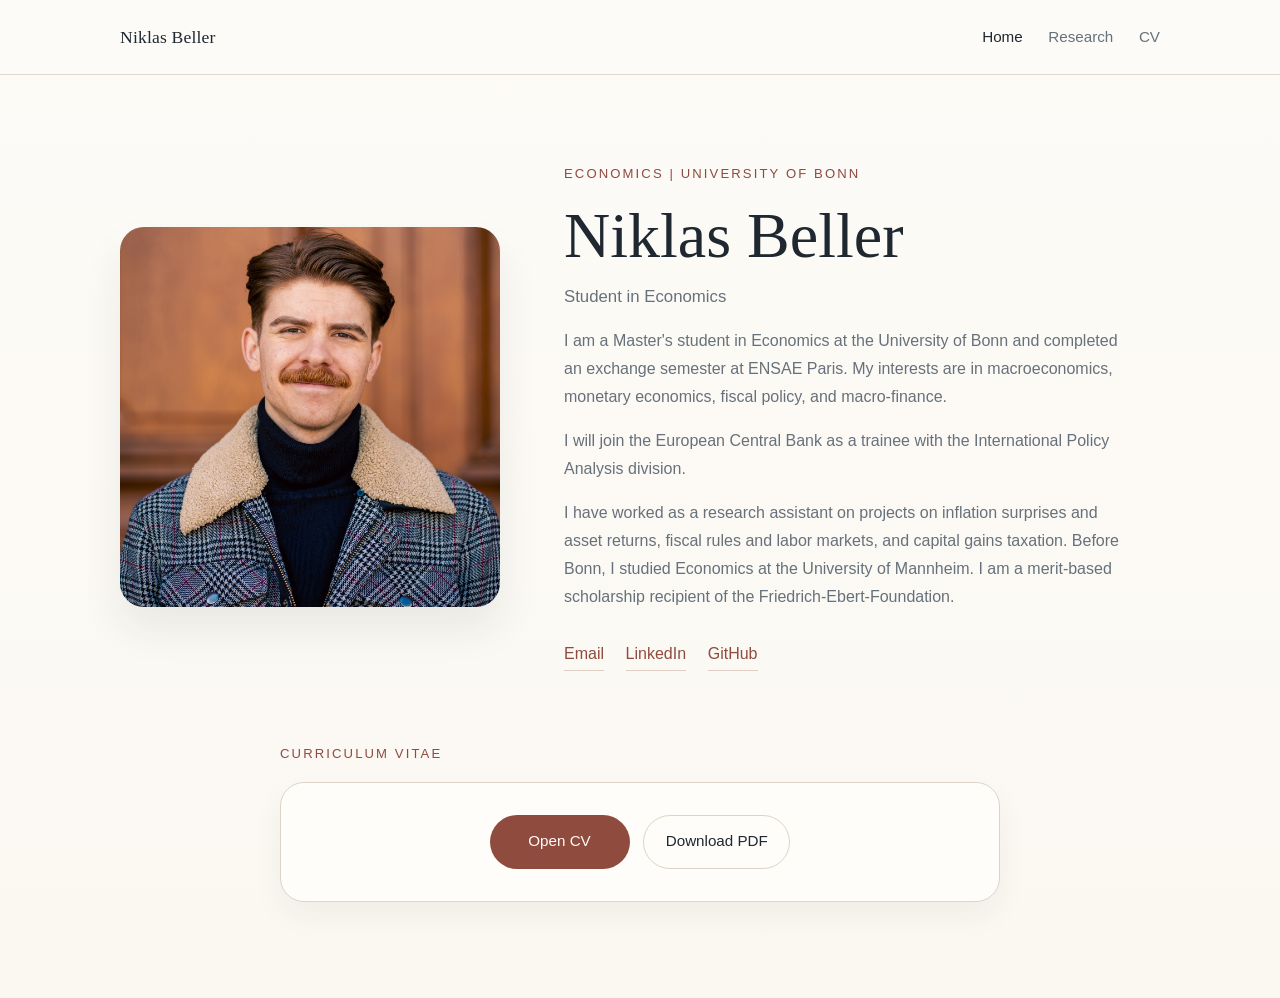
<file: index.html>
<!DOCTYPE html>
<html lang="en">
<head>
    <meta charset="UTF-8">
    <meta name="viewport" content="width=device-width, initial-scale=1.0">
    <meta name="description" content="Niklas Beller | Economics at the University of Bonn">
    <meta name="author" content="Niklas Beller">
    <title>Niklas Beller</title>
    <link rel="stylesheet" href="style.css">
</head>
<body>
    <nav class="site-nav">
        <div class="container nav-inner">
            <a class="brand" href="index.html">Niklas Beller</a>
            <div class="nav-links">
                <a class="active" href="index.html">Home</a>
                <a href="research.html">Research</a>
                <a href="#cv">CV</a>
            </div>
        </div>
    </nav>

    <main>
        <section id="about" class="hero">
            <div class="container hero-grid">
                <div class="hero-photo">
                    <img src="profile.jpg" alt="Portrait of Niklas Beller">
                </div>

                <div class="hero-copy">
                    <p class="eyebrow">Economics | University of Bonn</p>
                    <h1>Niklas Beller</h1>
                    <p class="role">Student in Economics</p>
                    <p>
                        I am a Master's student in Economics at the University of Bonn and completed an exchange
                        semester at ENSAE Paris. My interests are in macroeconomics, monetary economics, fiscal
                        policy, and macro-finance.
                    </p>
                    <p>I will join the European Central Bank as a trainee with the International Policy Analysis division.</p>
                    <p>
                        I have worked as a research assistant on projects on inflation surprises and asset returns,
                        fiscal rules and labor markets, and capital gains taxation. Before Bonn, I studied Economics
                        at the University of Mannheim. I am a merit-based scholarship recipient of the
                        Friedrich-Ebert-Foundation.
                    </p>

                    <div class="link-row">
                        <a href="mailto:s82nbell@uni-bonn.de">Email</a>
                        <a href="https://www.linkedin.com/in/niklas-beller-2204881b4/" target="_blank" rel="noopener">LinkedIn</a>
                        <a href="https://github.com/BellerNiklas" target="_blank" rel="noopener">GitHub</a>
                    </div>
                </div>
            </div>
        </section>

        <section id="cv" class="cv-section">
            <div class="container cv-shell">
                <p class="section-label">Curriculum Vitae</p>
                <div class="cv-card">
                    <div class="cv-actions">
                        <a class="button button-primary" href="cv.pdf" target="_blank" rel="noopener">Open CV</a>
                        <a class="button button-secondary" href="cv.pdf" download>Download PDF</a>
                    </div>
                </div>
            </div>
        </section>
    </main>
</body>
</html>
</file>
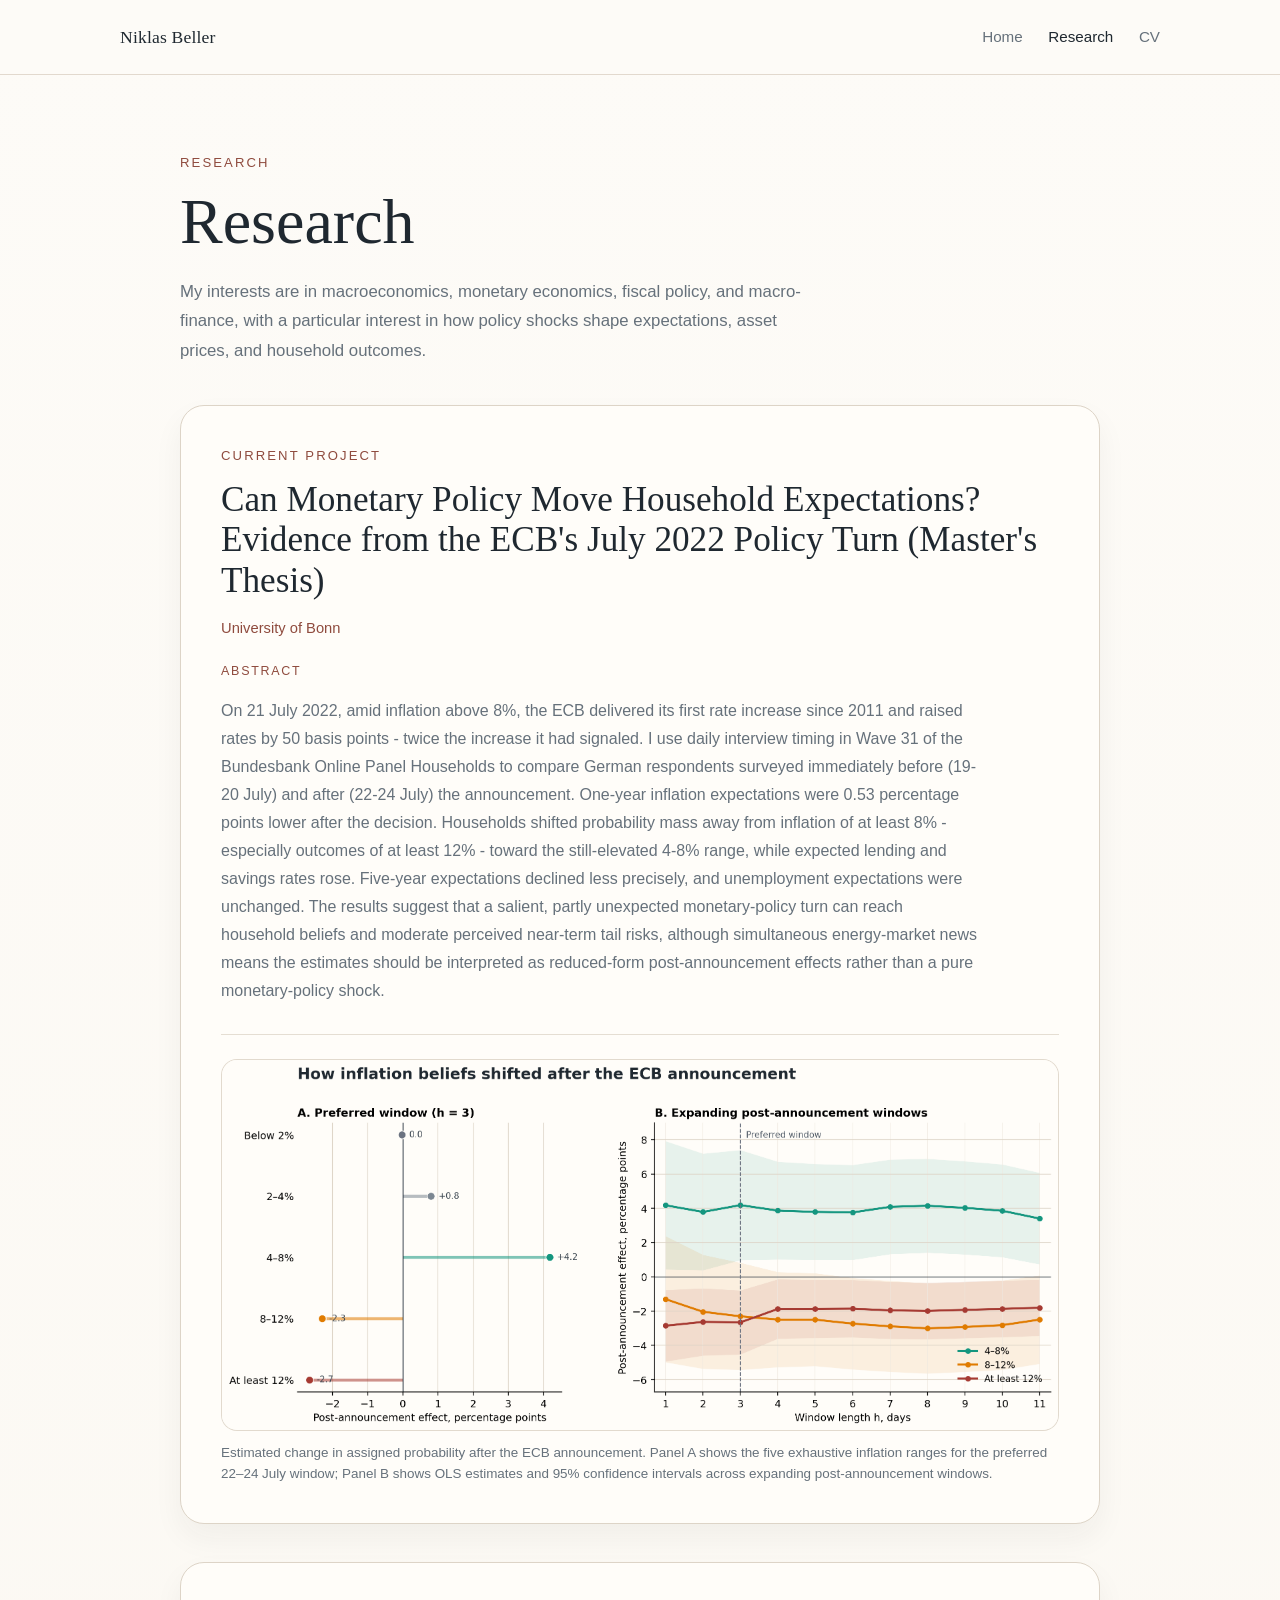
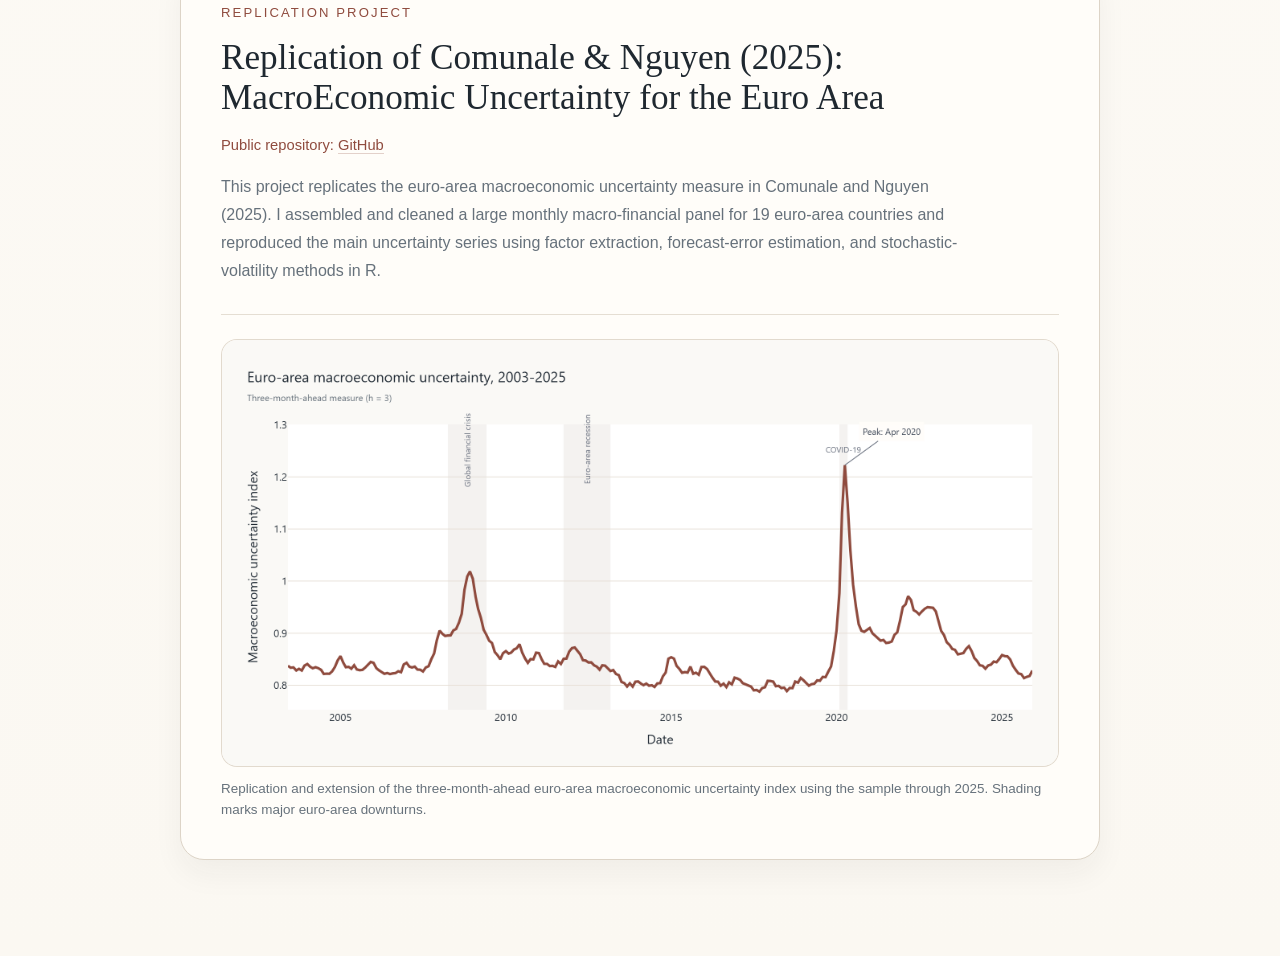
<file: research.html>
<!DOCTYPE html>
<html lang="en">
<head>
    <meta charset="UTF-8">
    <meta name="viewport" content="width=device-width, initial-scale=1.0">
    <meta name="description" content="Research | Niklas Beller">
    <meta name="author" content="Niklas Beller">
    <title>Research | Niklas Beller</title>
    <link rel="stylesheet" href="style.css">
</head>
<body>
    <nav class="site-nav">
        <div class="container nav-inner">
            <a class="brand" href="index.html">Niklas Beller</a>
            <div class="nav-links">
                <a href="index.html">Home</a>
                <a class="active" href="research.html">Research</a>
                <a href="index.html#cv">CV</a>
            </div>
        </div>
    </nav>

    <main class="research-page">
        <section class="page-header">
            <div class="container page-shell">
                <p class="eyebrow">Research</p>
                <h1 class="page-title">Research</h1>
                <p class="page-lead">
                    My interests are in macroeconomics, monetary economics, fiscal policy, and macro-finance,
                    with a particular interest in how policy shocks shape expectations, asset prices, and
                    household outcomes.
                </p>
            </div>
        </section>

        <section class="research-section">
            <div class="container page-shell">
                <div class="feature-card">
                    <p class="section-label">Current Project</p>
                    <h2>Can Monetary Policy Move Household Expectations? Evidence from the ECB's July 2022 Policy Turn (Master's Thesis)</h2>
                    <p class="card-meta">University of Bonn</p>
                    <p class="abstract-label">Abstract</p>
                    <p class="card-copy">
                        On 21 July 2022, amid inflation above 8%, the ECB delivered its first rate increase since 2011
                        and raised rates by 50 basis points - twice the increase it had signaled. I use daily interview
                        timing in Wave 31 of the Bundesbank Online Panel Households to compare German respondents
                        surveyed immediately before (19-20 July) and after (22-24 July) the announcement. One-year
                        inflation expectations were 0.53 percentage points lower after the decision. Households shifted
                        probability mass away from inflation of at least 8% - especially outcomes of at least 12% - toward
                        the still-elevated 4-8% range, while expected lending and savings rates rose. Five-year
                        expectations declined less precisely, and unemployment expectations were unchanged. The results
                        suggest that a salient, partly unexpected monetary-policy turn can reach household beliefs and
                        moderate perceived near-term tail risks, although simultaneous energy-market news means the
                        estimates should be interpreted as reduced-form post-announcement effects rather than a pure
                        monetary-policy shock.
                    </p>
                    <figure class="research-figure">
                        <a href="assets/thesis_probability_mass_shift.png" target="_blank" rel="noopener">
                            <img
                                src="assets/thesis_probability_mass_shift.png"
                                alt="Estimated changes in probability assigned to five inflation ranges after the ECB announcement, with expanding-window estimates for the three upper ranges"
                                loading="lazy"
                                decoding="async"
                            >
                        </a>
                        <figcaption>
                            Estimated change in assigned probability after the ECB announcement. Panel A shows
                            the five exhaustive inflation ranges for the preferred 22–24 July window; Panel B
                            shows OLS estimates and 95% confidence intervals across expanding post-announcement
                            windows.
                        </figcaption>
                    </figure>
                </div>
            </div>
        </section>

        <section class="research-section">
            <div class="container page-shell">
                <div class="feature-card">
                    <p class="section-label">Replication Project</p>
                    <h2>Replication of Comunale &amp; Nguyen (2025): MacroEconomic Uncertainty for the Euro Area</h2>
                    <p class="card-meta">
                        Public repository:
                        <a class="card-link" href="https://github.com/BellerNiklas/Replication-Comunale-Ngyuen-2025-MEU-" target="_blank" rel="noopener">GitHub</a>
                    </p>
                    <p class="card-copy">
                        This project replicates the euro-area macroeconomic uncertainty measure in Comunale and Nguyen
                        (2025). I assembled and cleaned a large monthly macro-financial panel for 19 euro-area countries
                        and reproduced the main uncertainty series using factor extraction, forecast-error estimation,
                        and stochastic-volatility methods in R.
                    </p>
                    <figure class="research-figure">
                        <a href="assets/euro_area_meu_h3_2025.png" target="_blank" rel="noopener">
                            <img
                                src="assets/euro_area_meu_h3_2025.png"
                                alt="Three-month-ahead euro-area macroeconomic uncertainty index from 2003 through 2025"
                                loading="lazy"
                                decoding="async"
                            >
                        </a>
                        <figcaption>
                            Replication and extension of the three-month-ahead euro-area macroeconomic
                            uncertainty index using the sample through 2025. Shading marks major euro-area
                            downturns.
                        </figcaption>
                    </figure>
                </div>
            </div>
        </section>
    </main>
</body>
</html>
</file>
<file: style.css>
:root {
    --background: #fbf8f2;
    --surface: #fffdf9;
    --ink: #1f2830;
    --muted: #66717b;
    --accent: #8f4b3e;
    --line: #ddd4c7;
    --shadow: 0 22px 40px rgba(31, 40, 48, 0.08);
}

* {
    margin: 0;
    padding: 0;
    box-sizing: border-box;
}

html {
    scroll-behavior: smooth;
}

body {
    font-family: "Trebuchet MS", "Segoe UI", sans-serif;
    color: var(--ink);
    background: linear-gradient(180deg, #fdfbf7 0%, var(--background) 100%);
    line-height: 1.75;
}

img {
    display: block;
    max-width: 100%;
}

a {
    color: inherit;
    text-decoration: none;
}

.container {
    width: min(1040px, calc(100% - 48px));
    margin: 0 auto;
}

.site-nav {
    position: sticky;
    top: 0;
    z-index: 10;
    background: rgba(253, 251, 247, 0.92);
    backdrop-filter: blur(10px);
    border-bottom: 1px solid rgba(221, 212, 199, 0.85);
}

.nav-inner {
    display: flex;
    align-items: center;
    justify-content: space-between;
    min-height: 74px;
}

.brand,
.nav-links a {
    font-size: 0.95rem;
}

.brand {
    font-family: "Palatino Linotype", "Book Antiqua", Georgia, serif;
    font-size: 1.1rem;
    letter-spacing: 0.01em;
}

.nav-links {
    display: flex;
    align-items: center;
    gap: 1.6rem;
}

.nav-links a {
    color: var(--muted);
    transition: color 0.2s ease;
}

.nav-links a.active {
    color: var(--ink);
}

.nav-links a:hover,
.link-row a:hover {
    color: var(--accent);
}

.hero {
    padding: 5.5rem 0 4.5rem;
}

.hero-grid {
    display: grid;
    grid-template-columns: minmax(300px, 380px) minmax(0, 1fr);
    gap: 4rem;
    align-items: center;
}

.hero-photo {
    justify-self: center;
    width: min(100%, 380px);
}

.hero-photo img {
    width: 100%;
    aspect-ratio: 1 / 1;
    object-fit: cover;
    object-position: center top;
    border-radius: 24px;
    box-shadow: var(--shadow);
}

.hero-copy {
    max-width: 560px;
}

.eyebrow,
.section-label {
    font-size: 0.82rem;
    letter-spacing: 0.16em;
    text-transform: uppercase;
    color: var(--accent);
}

h1 {
    margin-top: 0.7rem;
    font-family: "Palatino Linotype", "Book Antiqua", Georgia, serif;
    font-size: clamp(2.8rem, 5vw, 4.1rem);
    font-weight: 400;
    line-height: 1.06;
}

.role {
    margin-top: 0.75rem;
    margin-bottom: 1.5rem;
    color: var(--muted);
    font-size: 1.05rem;
}

.hero-copy p {
    margin-bottom: 1rem;
    color: var(--muted);
}

.hero-copy h1,
.hero-copy .eyebrow {
    color: var(--ink);
}

.hero-copy .eyebrow {
    color: var(--accent);
}

.link-row {
    display: flex;
    flex-wrap: wrap;
    gap: 0.9rem 1.35rem;
    margin-top: 1.8rem;
}

.link-row a {
    color: var(--accent);
    border-bottom: 1px solid rgba(143, 75, 62, 0.25);
    padding-bottom: 0.1rem;
    transition: color 0.2s ease, border-color 0.2s ease;
}

.link-row a:hover {
    border-color: rgba(143, 75, 62, 0.65);
}

.cv-section {
    padding: 0 0 6rem;
}

.research-page {
    padding: 4.8rem 0 6rem;
}

.page-shell {
    max-width: 920px;
}

.page-header {
    padding-bottom: 2.5rem;
}

.page-title {
    margin-top: 0.8rem;
}

.page-lead {
    max-width: 640px;
    margin-top: 1.35rem;
    color: var(--muted);
    font-size: 1.05rem;
}

.research-section + .research-section {
    margin-top: 2.4rem;
}

.feature-card {
    background: var(--surface);
    border: 1px solid var(--line);
    border-radius: 24px;
    box-shadow: 0 14px 30px rgba(31, 40, 48, 0.05);
}

.feature-card {
    padding: 2.4rem 2.5rem;
}

.feature-card h2 {
    margin-top: 0.8rem;
    font-family: "Palatino Linotype", "Book Antiqua", Georgia, serif;
    font-size: 2.2rem;
    font-weight: 400;
    line-height: 1.14;
}

.card-meta {
    margin-top: 0.95rem;
    color: var(--accent);
    font-size: 0.92rem;
}

.abstract-label {
    margin-top: 1.2rem;
    font-size: 0.78rem;
    letter-spacing: 0.14em;
    text-transform: uppercase;
    color: var(--accent);
}

.card-copy {
    margin-top: 0.9rem;
    color: var(--muted);
    max-width: 760px;
}

.card-copy + .card-copy {
    margin-top: 1rem;
}

.research-figure {
    margin-top: 1.8rem;
    padding-top: 1.5rem;
    border-top: 1px solid rgba(221, 212, 199, 0.75);
}

.research-figure a {
    display: block;
    overflow: hidden;
    border: 1px solid rgba(221, 212, 199, 0.85);
    border-radius: 16px;
    background: #fffdf9;
    cursor: zoom-in;
}

.research-figure img {
    width: 100%;
    height: auto;
    transition: transform 0.2s ease;
}

.research-figure a:hover img {
    transform: scale(1.005);
}

.research-figure figcaption {
    margin-top: 0.75rem;
    color: var(--muted);
    font-size: 0.84rem;
    line-height: 1.55;
}

.card-link {
    color: var(--accent);
    border-bottom: 1px solid rgba(143, 75, 62, 0.25);
    transition: color 0.2s ease, border-color 0.2s ease;
}

.card-link:hover {
    color: var(--ink);
    border-color: rgba(143, 75, 62, 0.65);
}

.cv-shell {
    max-width: 720px;
}

.cv-card {
    margin-top: 1rem;
    padding: 2rem 2.2rem;
    background: var(--surface);
    border: 1px solid var(--line);
    border-radius: 24px;
    box-shadow: 0 14px 30px rgba(31, 40, 48, 0.05);
}

.cv-card p {
    margin-bottom: 1.35rem;
    color: var(--muted);
}

.cv-actions {
    display: flex;
    flex-wrap: wrap;
    gap: 0.85rem;
    justify-content: center;
}

.button {
    display: inline-flex;
    align-items: center;
    justify-content: center;
    min-width: 140px;
    padding: 0.8rem 1.35rem;
    border-radius: 999px;
    font-size: 0.95rem;
    transition: transform 0.2s ease, background-color 0.2s ease, border-color 0.2s ease;
}

.button:hover {
    transform: translateY(-1px);
}

.button-primary {
    background: var(--accent);
    color: #fffaf5;
}

.button-secondary {
    border: 1px solid var(--line);
    color: var(--ink);
    background: transparent;
}

.button-secondary:hover {
    border-color: rgba(31, 40, 48, 0.35);
}

@media (max-width: 860px) {
    .hero {
        padding-top: 4rem;
    }

    .hero-grid {
        grid-template-columns: 1fr;
        gap: 2.25rem;
    }

    .hero-copy {
        max-width: none;
    }

}

@media (max-width: 640px) {
    .container {
        width: min(100% - 32px, 1040px);
    }

    .nav-inner {
        min-height: 64px;
    }

    .brand {
        font-size: 1rem;
    }

    .nav-links {
        gap: 1rem;
        font-size: 0.92rem;
    }

    .hero {
        padding: 3.2rem 0 3.4rem;
    }

    .research-page {
        padding: 3.2rem 0 4.5rem;
    }

    .hero-photo {
        width: min(100%, 340px);
    }

    .cv-card {
        padding: 1.6rem;
        border-radius: 20px;
    }

    .cv-actions {
        flex-direction: column;
    }

    .button {
        width: 100%;
    }

    .feature-card,
    .cv-card {
        padding: 1.6rem;
    }
}
</file>
